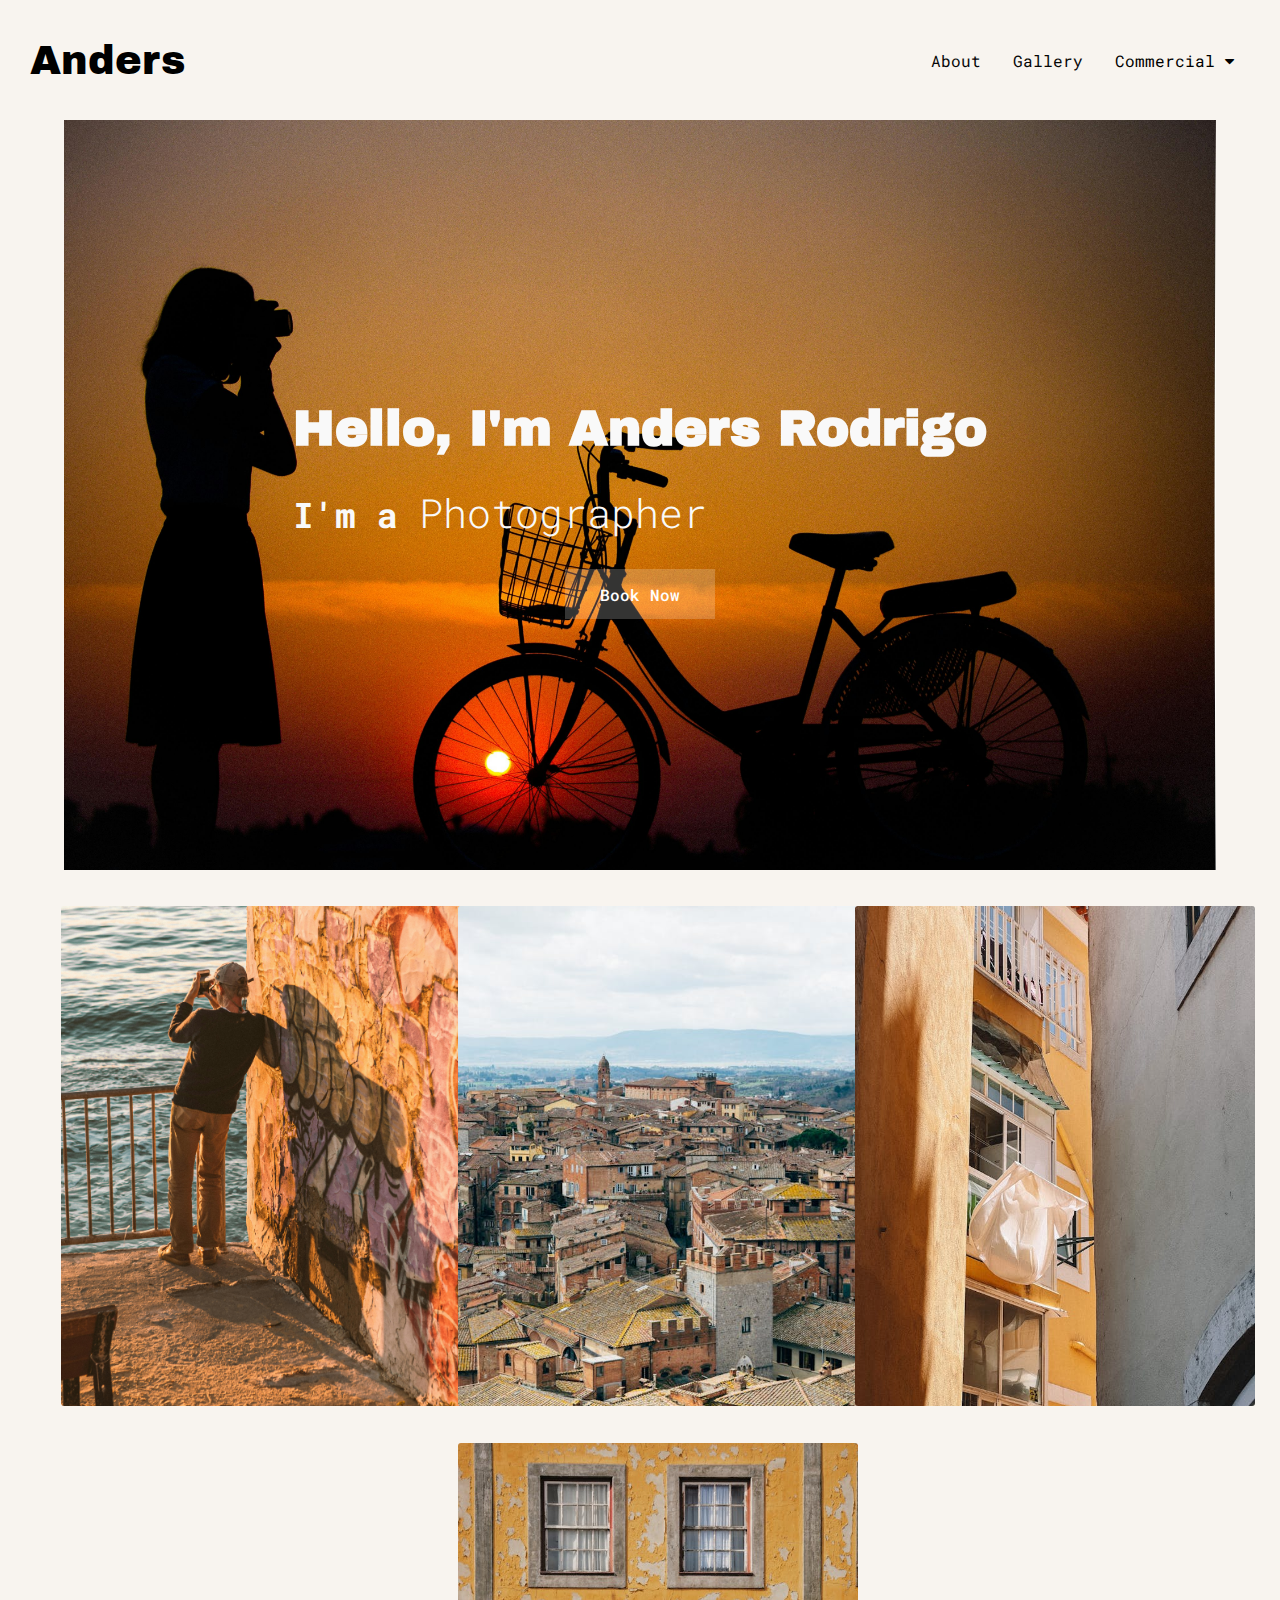
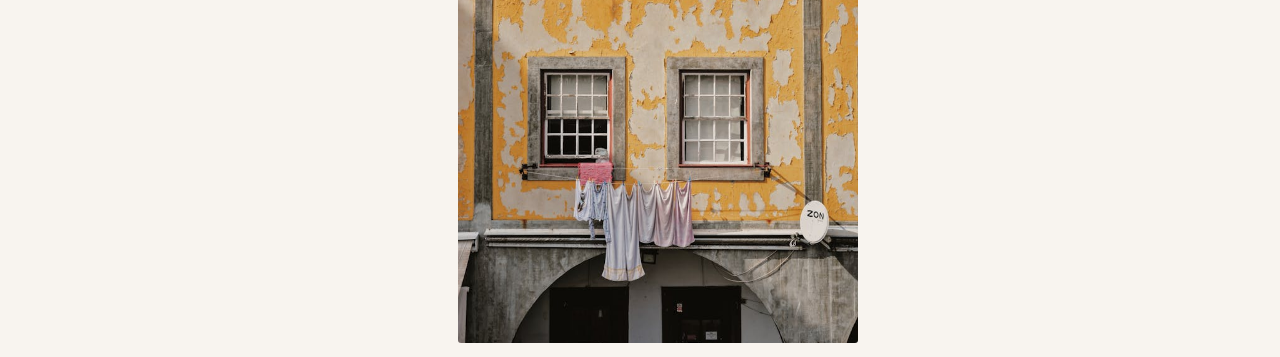
<file: index.html>
<!DOCTYPE html>
<html lang="en">
  <head>
    <title> Anders Rodrigo</title>
    <meta charset="UTF-8"/>
    <meta http-equiv="X-UA-Compatible" content= "IE=edge"/>
    <meta name="viewport" content="width=device-width, initial-scale=1.0"/>
    <link rel="stylesheet" href="https://cdnjs.cloudflare.com/ajax/libs/font-awesome/4.7.0/css/font-awesome.min.css">
    <link rel="stylesheet" href="styles/styles.css">
    <script src="jquery/jquery3.7.1.js"></script>
  </head>




  <body>
    <header class=".header">
      <div class="brand">
      <a href="index.html">Anders </a>
      </div>
      <div class="navbar">
      <a href="about.html">About</a>
        <a href="gallery.html">Gallery</a>           
        <div class="dropdown">
          <button class="dropbtn">
            Commercial <i class="fa fa-caret-down"></i>
          </button>
        <div class="dropdown-content">
          <a href="fashion.html">Fashion</a>
          <a href="lifestyle.html">LifeStyle</a>
          </div>
        </div>        
      </div>

      </header>
      <main class ="container">

        <section class="introduction">
          <div class="message-container">
      
          <h1 id="intro-message"> Hello, I'm Anders Rodrigo</h1>
          <div class="animated-message">
          <h3> I'm a <span id="words">Photographer</span></h3>
          
        </div>
        </div>
        </div>
        <a href="about.html#contact-form">
        <button id="book-button">Book Now</button>
        </a>
      </section>
      <section class="mix-gallery">
        <div class="home-gallery">
          <img src="images/beach-watching.jpg" alt="man taking picture of the beach" ><div class="home-gallery-content">
            <a href="gallery.html">
            <h2>Gallery</h2>
          </a>
          </div>
        </div>
        <div class="home-gallery">
          <img src="images/italy-2.jpg" alt="italy">
            <div class="home-gallery-content">
              <a href="gallery.html">
              <h2>Gallery</h2>
              </a>
          </div>
        </div>  
      
        <div class="home-gallery">
          <img src="images/hanging-bag.jpg" alt="A yellow building with a white bag hanging from it" >
          <div class="home-gallery-content">
            <a href="gallery.html">
            <h2>Gallery</h2>
            </a>
          </div>
        </div>  
        <div class="home-gallery">
          <img src="images/patched-wall.jpg" alt="patched yellow wall" ><div class="home-gallery-content">
            <a href="gallery.html">
              <h2>Gallery</h2>
            </a>
          </div>
        </div>
      </section>
      
      </main>

      <script src="scripts/main.js" type="text/javascript"> </script>
  </body>
</html>
</file>
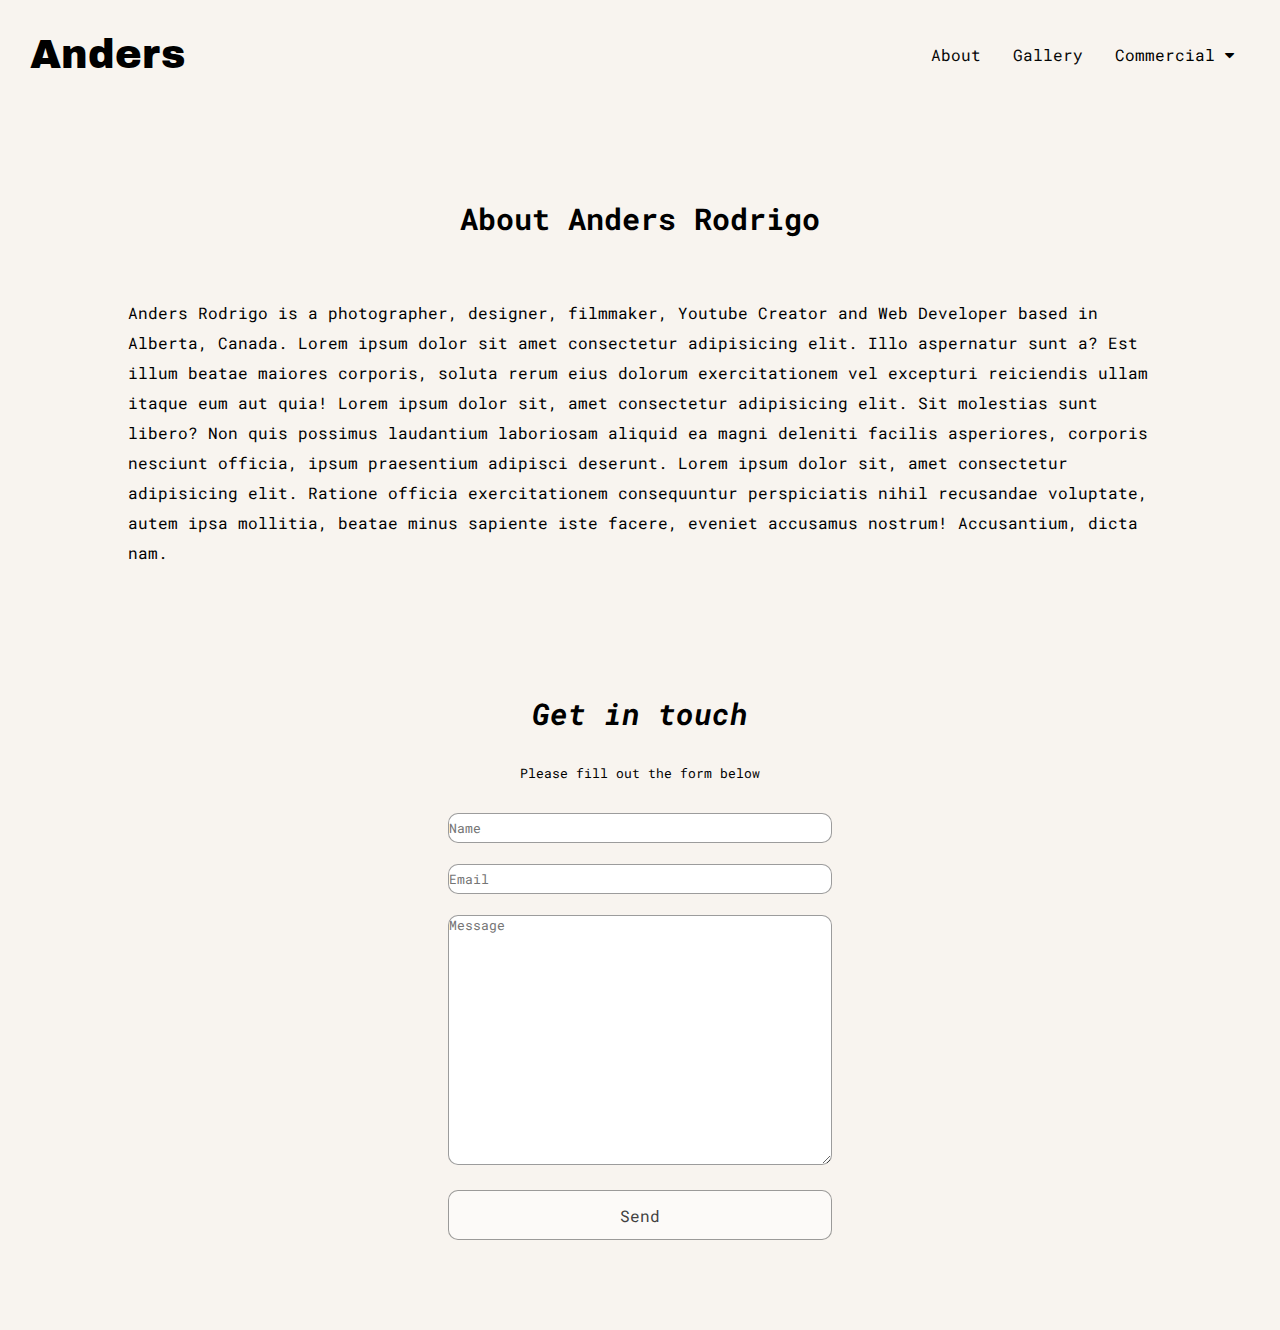
<file: about.html>
<!DOCTYPE html>
<html lang="en">
  <head>
    <title>About Anders Rodrigo</title>
    <meta charset="UTF-8"/>
    <meta http-equiv="X-UA-Compatible" content= "IE=edge"/>
    <meta name="viewport" content="width=device-width, initial-scale=1.0"/>
    <link rel="stylesheet" href="https://cdnjs.cloudflare.com/ajax/libs/font-awesome/4.7.0/css/font-awesome.min.css">
    <link rel="stylesheet" href="./styles/about.css">
    <script src="jquery/jquery3.7.1.js"></script>
  </head>




  <body>
    <header>
      <div class="brand">
      <a href="index.html">Anders </a>
      </div>
      <div class="navbar">
      <a href="about.html">About</a>
        <a href="gallery.html">Gallery</a>           
        <div class="dropdown">
          <button class="dropbtn">
            Commercial <i class="fa fa-caret-down"></i>
          </button>
        <div class="dropdown-content">
          <a href="fashion.html">Fashion</a>
          <a href="lifestyle.html">LifeStyle</a>
          </div>
        </div>        
      </div>
      </header>
      <main class ="container">
      <section class="about">
        <div id="about-content">
          <h2> About Anders Rodrigo</h2>
          <p>  Anders Rodrigo is a photographer, designer, filmmaker, Youtube Creator and Web Developer based in Alberta, Canada. Lorem ipsum dolor sit amet consectetur adipisicing elit. Illo aspernatur sunt a? Est illum beatae maiores corporis, soluta rerum eius dolorum exercitationem vel excepturi reiciendis ullam itaque eum aut quia! Lorem ipsum dolor sit, amet consectetur adipisicing elit. Sit molestias sunt libero? Non quis possimus laudantium laboriosam aliquid ea magni deleniti facilis asperiores, corporis nesciunt officia, ipsum praesentium adipisci deserunt. Lorem ipsum dolor sit, amet consectetur adipisicing elit. Ratione officia exercitationem consequuntur perspiciatis nihil recusandae voluptate, autem ipsa mollitia, beatae minus sapiente iste facere, eveniet accusamus nostrum! Accusantium, dicta nam.</p>
        </div>
        </section><br><br>

     

        <div id="contact-form-container">

          <form id="contact-form">
            <label>Get in touch</label>
            <br><br>
            <p> Please fill out the form below </p><br>
            <input type="name" placeholder="Name"><br><br>
            <input type="email" placeholder="Email"><br><br>
            <textarea id="message" placeholder="Message"></textarea><br><br>
            <button>Send</button>
          </form>
          
        </div> 
    


       </main>
  </body>
</html>
</file>
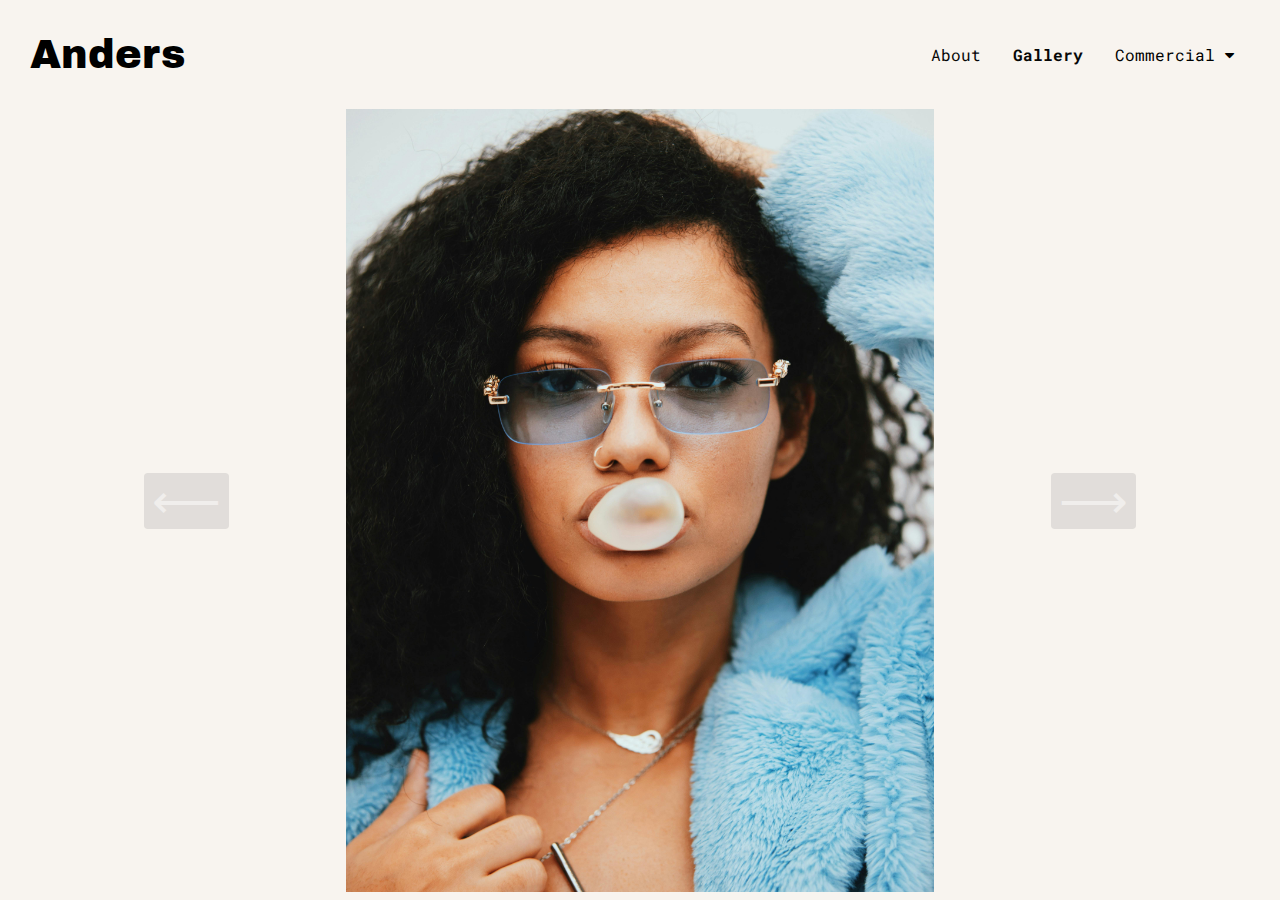
<file: fashion.html>
<!DOCTYPE html>
<html lang="en">
  <head>
    <title> Fashion </title>
    <meta charset="UTF-8"/>
    <meta http-equiv="X-UA-Compatible" content= "IE=edge"/>
    <meta name="viewport" content="width=device-width, initial-scale=1.0"/>
    <link rel="stylesheet" href="https://cdnjs.cloudflare.com/ajax/libs/font-awesome/4.7.0/css/font-awesome.min.css">
    <script src="jquery/jquery3.7.1.js"></script>
    <link rel="stylesheet" href="styles/fashion.css">
  </head>


  <body>
    <header>
      <div class="brand">
      <a href="index.html">Anders </a>
      </div>
      <div class="navbar">
      <a href="about.html">About</a>
        <a href="gallery.html" id="gallery-nav">Gallery</a>           
        <div class="dropdown">
          <button class="dropbtn">
            Commercial <i class="fa fa-caret-down"></i>
          </button>
        <div class="dropdown-content">
          <a href="fashion.html">Fashion</a>
          <a href="lifestyle.html">LifeStyle</a>
          </div>
        </div>        
      </div>
      </header>
      <main class ="container">
        
        <section aria-label="Newest Photos">
          <div class="carousel" data-carousel>
            <button class="carousel-button prev" data-carousel-button="prev">&#10229;</button>
            <button class="carousel-button next" data-carousel-button="next">&#10230;</button>
          <ul data-slides>
            <li class="slide" data-active>
              <img src="images/fashion/gum.jpg" alt="">
            </li>
            <li class="slide">
              <img src="images/fashion/glasses.jpg" alt="">
            </li>
            <li class="slide">
              <img src="images/fashion/beaut.jpg" alt="">
            </li>
            <li class="slide">
              <img src="images/fashion/flower-face.jpg" alt="">
            </li>
            <li class="slide">
              <img src="images/fashion/glitter.jpg" alt="">
            </li>
            <li class="slide">
              <img src="images/fashion/girls.jpg" alt="">
            </li>
            
          </ul>
          </div>
        </section>





      </main>
      <script src="./scripts/main.js"></script>
      </body>
      </html>
</file>
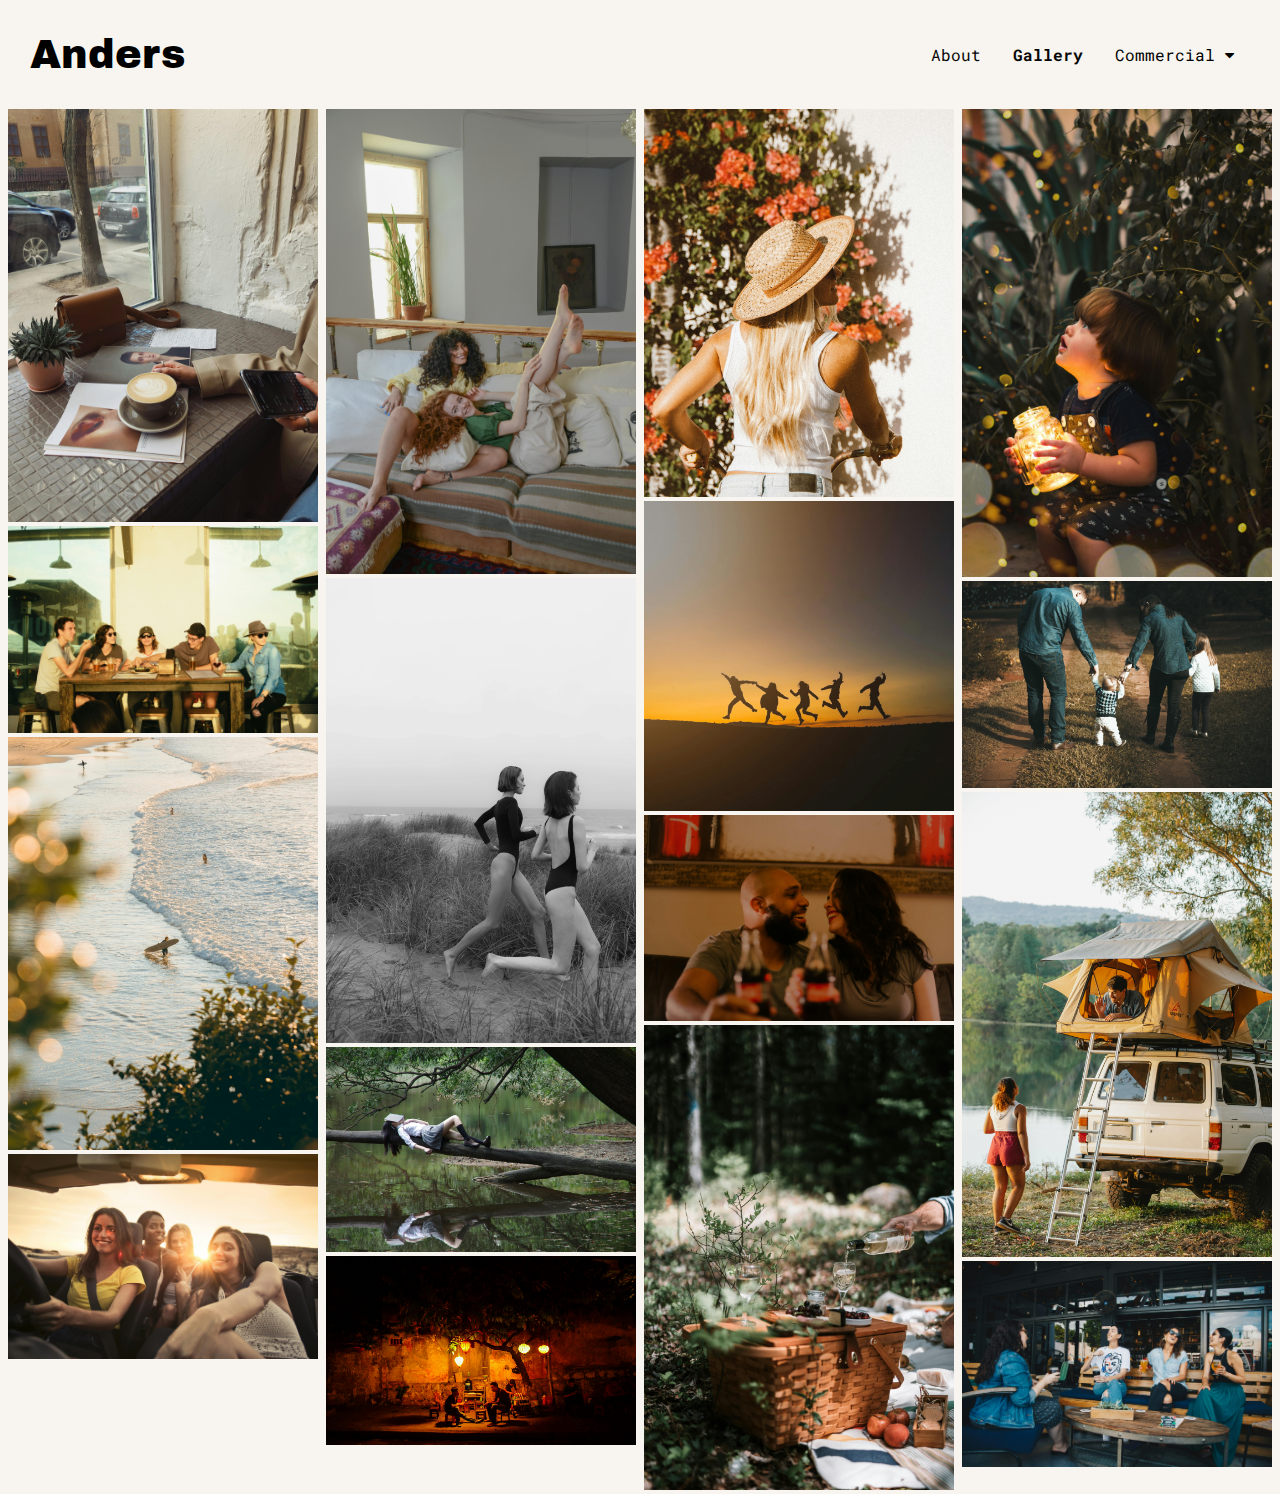
<file: lifestyle.html>
<!DOCTYPE html>
<html lang="en">
  <head>
    <title> Lifestyle </title>
    <meta charset="UTF-8"/>
    <meta http-equiv="X-UA-Compatible" content= "IE=edge"/>
    <meta name="viewport" content="width=device-width, initial-scale=1.0"/>
    <link rel="stylesheet" href="https://cdnjs.cloudflare.com/ajax/libs/font-awesome/4.7.0/css/font-awesome.min.css">
    <link rel="stylesheet" href="styles/lifestyle.css">
  </head>


  <body>
    <header>
      <div class="brand">
      <a href="index.html">Anders </a>
      </div>
      <div class="navbar">
      <a href="about.html">About</a>
        <a href="gallery.html" id="gallery-nav">Gallery</a>           
        <div class="dropdown">
          <button class="dropbtn">
            Commercial <i class="fa fa-caret-down"></i>
          </button>
        <div class="dropdown-content">
          <a href="fashion.html">Fashion</a>
          <a href="lifestyle.html">LifeStyle</a>
          </div>
        </div>        
      </div>
      </header>
      <main class ="container">
        <section id="lifestyle-gallery">
          <div class="column">
            <img src="images/Lifestyle/cafe.jpg" alt="" width="100%">
            <img src="images/Lifestyle/friends.jpg" alt="" width="100%">
            <img src="images/Lifestyle/beach.jpg" alt="" width="100%">
            <img src="images/Lifestyle/car.jpg" alt="" width="100%">
          </div>
          <div class="column">
            <img src="images/Lifestyle/lounge.jpg" alt="" width="100%">
            <img src="images/Lifestyle/run.jpg" alt="" width="100%">
            <img src="images/Lifestyle/laydown.jpg" alt="" width="100%">
            <img src="images/Lifestyle/nighty.jpg" alt="" width="100%">
          </div>
          <div class="column">
            <img src="images/Lifestyle/bike.jpg" alt="" width="100%">
            <img src="images/Lifestyle/fun.jpg" alt="" width="100%">
            <img src="images/Lifestyle/couple.jpg" alt="" width="100%">
            <img src="images/Lifestyle/wine.jpg" alt="" width="100%">
          </div>
          <div class="column">
            <img src="images/Lifestyle/boy.jpg" alt="" width="100%">
            <img src="images/Lifestyle/family.jpg" alt="" width="100%">
            <img src="images/Lifestyle/truck.jpg" alt="" width="100%">
            <img src="images/Lifestyle/out.jpg" alt="" width="100%">
          </div>
        </section>





      </main>
      </body>
      </html>
</file>
<file: styles/styles.css>
@import url('https://fonts.googleapis.com/css2?family=Archivo+Black&family=Roboto+Mono:ital,wght@0,100..700;1,100..700&display=swap');
*{
  box-sizing: border-box;
  padding: 0;
  margin: 0;
}

body {
  background-color: rgba(247, 241, 235, 0.815);
}


header{
  display: flex;
  justify-content: space-between;
  align-items: center;
  height: 120px;
  padding: 0 30px   ;
}

.brand{
  font-family: "Archivo Black", sans-serif;
  font-size: 40px;
}
.brand:hover{
  transform: scale(1.1);
  transition: 0.3s;
}

.brand a{
  text-decoration: none;
  color: black;

}

.brand a:hover {
  color:rgba(180, 98, 22, 0.836);
  
}

header h1{
  font-family:"Roboto Mono", monospace;
  font-size: 30px;
}

.navbar {
  overflow: hidden;
}
.container{
  width: 100%;
  display: flex;
  align-items: center;
  justify-content: center;
  flex-direction: column;
}

.navbar a {
  float: left;
  font-size: 16px;
  color: rgb(7, 7, 7);
  text-align: center;
  padding: 14px 16px;
  text-decoration: none;
  font-family: "Roboto Mono", monospace;
}

#gallery-nav {
  font-weight: 900;
}

.dropdown {
  float: left;
  overflow: hidden;
  font-family: "Roboto Mono", monospace;
}

.dropdown .dropbtn {
  font-size: 16px;  
  border: none;
  outline: none;
  color: rgb(0, 0, 0);
  padding: 14px 16px;
  background-color: inherit;
  font-family: inherit;
  margin: 0;
}

.navbar a:hover, .dropdown:hover .dropbtn {
  color:rgba(180, 98, 22, 0.836);
  font-weight: 900;
}

.dropdown-content {
  display: none;
  position: absolute;
  background-color: #f9f9f9;
  min-width: 160px;
  box-shadow: 0px 8px 16px 0px rgba(0,0,0,0.2);
  z-index: 1;
}

.dropdown-content a {
  float: none;
  color: black;
  padding: 12px 16px;
  text-decoration: none;
  display: block;
  text-align: left;
}

.dropdown-content a:hover {
  background-color: rgba(5, 41, 21, 0.205);;
}

.dropdown:hover .dropdown-content {
  display: block;
}
img, 
.home-gallery-content {
  transition: 0.7s all;
  border-radius: 3px;
}
.home-gallery{
  position: relative;
  margin: 0.5%;
  max-width: 31%;
  float: left;
}
.home-gallery .home-gallery-content{
  position: absolute;
  top: 0;
  left: 0;
  bottom: 0;
  width: 100%;
  background: rgba(0, 0, 0, 0.2);
  color: fff;
  opacity: 0;
}

.home-gallery a{
  text-decoration: none;
  color: white;
}

.home-gallery h2:hover{
  transform: scale(1.1);
  transition: 0.5s;
  color: white;
}
.home-gallery .home-gallery-content h2{
  padding-top: 35%;
  font-family: "Roboto Mono", monospace;
  font-size: 30px;
  font-weight: 400;
  text-align: center;
}

.home-gallery:hover .home-gallery-content{
  opacity: 1;
}
.home-gallery:hover img{
  -webkit-filter: blur(3px);
  filter: blur(3px);
}

.mix-gallery{
  display: flex;
  justify-content: center;
  align-items: center;
  flex-wrap: wrap;
  padding: 20px;
  width: 100%;
  height: 100vh;
}

.mix-gallery img{

    height: 500px;
    width:400px;
    object-fit: cover;

}


.mix-gallery div{
  padding: 10px;
  height: auto ;
}


.introduction{
  display: flex;
  align-items: center;
  justify-content: center;
  width: 90%;
  height: calc(100vh - 150px);
  text-align: left;
  flex-direction: column;
  background-image: url(../images/photograph.jpg);
  background-size:cover;
  background-repeat:  no-repeat;
}

.message-container{
  max-width: 100%;
  display: flex;
  align-items: center;
  justify-content: center;
  flex-direction: column;
  padding: 30px;
  text-align: left;

}
 #intro-message{
  font-family: "Archivo Black", sans-serif;
  font-size: 50px;
  width: 100%;
  margin-bottom: 30px;
  text-align: left;
  color: #f9f9f9;
}

.animated-message {
  font-family: "Roboto Mono", monospace;
  font-size: 30px;
  width: 100%;
  flex-direction: row;
  display: flex;
  color: #f9f9f9;
}
  


span#words{
  font-weight: 300;
  font-size: 40px;
  margin: 0;
}


.introduction button{
  width: 150px;
  height: 50px;
  font-family: "Roboto Mono", monospace;
  font-size: medium;
  font-weight: 500;
  border: none;
  background-color: rgba(255, 254, 252, 0.205);
  color: rgb(255, 255, 255);
  cursor: pointer;
}

.introduction button:hover{
  background-color: rgba(255, 255, 255, 0.753);
  border: 1px solid rgb(0, 0, 0);
  color: black;
  font-weight: 900;
}


/*Responsive*/


@media screen and (max-width: 1150px){
  .home-gallery{
    max-width: 48%;
    margin: 1%;
  }
}

@media  screen and (max-width: 800px){
  header {
    display: flex;
    flex-direction: column;
  }
  .introduction{
    height: 80vh;
    width: 100%;
  }
  .message-container{
    max-width: 80%;
  }
  #intro-message {
    font-size:35px;
  }

  .animated-message, span#words{
    font-size: 20px;
  }



  .introduction button{
    width: 100px;
    font-size: small;
  }

.home-gallery{
  float: none;
  max-width: 80%;
  margin: 1% auto;
}
}

@media  screen and (max-width: 450px) {
    
  header {
    display: flex;
    flex-direction: column;
    height: 70px;
    margin-top: 40px;

  }
  .brand {
    font-size: large;
  }
  .navbar {
    display: flex;
    flex-direction: row;
  }
  .navbar a {
    font-size: 12px;
    color: rgb(7, 7, 7);
    padding: 8px 8px;
  }
  
.dropdown .dropbtn {
  font-size: 12px;  
  padding: 8px 8px;
}
.introduction{
  margin-top: 50px;
  height: 80vh;
  overflow: hidden;
}



.message-container{
  max-width: 90%;
  margin-top: -3em;
}

.home-gallery, img{
  float: none;
  max-width: 100%;
  margin: 1% auto;
}

#intro-message{
  font-size: 20px;
}

.animated-message h3 {
  font-size: small;
 
}
span#words {
  font-size: small;
}

.introduction button{
  width: 75px;
  height: 30px;
  font-size: 10px;
}
}
</file>
<file: styles/about.css>
@import url('https://fonts.googleapis.com/css2?family=Archivo+Black&family=Roboto+Mono:ital,wght@0,100..700;1,100..700&display=swap');
*{
  box-sizing: border-box;
  padding: 0;
  margin: 0;
}

body {
  background-color: rgba(247, 241, 235, 0.815);
}
header{
  display: flex;
  justify-content: space-between;
  align-items: center;
  margin: 30px;
}

.brand{
  font-family: "Archivo Black", sans-serif;
  font-size: 40px;
}
.brand:hover{
  transform: scale(1.1);
  transition: 0.3s;
}

.brand a{
  text-decoration: none;
  color: black;

}

.brand a:hover {
  color:rgba(180, 98, 22, 0.836);
  
}

.navbar {
  overflow: hidden;
}

.navbar a {
  float: left;
  font-size: 16px;
  color: rgb(7, 7, 7);
  text-align: center;
  padding: 14px 16px;
  text-decoration: none;
  font-family: "Roboto Mono", monospace;
}

.dropdown {
  float: left;
  overflow: hidden;
  font-family: "Roboto Mono", monospace;
}

.dropdown .dropbtn {
  font-size: 16px;  
  border: none;
  outline: none;
  color: rgb(0, 0, 0);
  padding: 14px 16px;
  background-color: inherit;
  font-family: inherit;
  margin: 0;
}

.navbar a:hover, .dropdown:hover .dropbtn {
  color:rgba(180, 98, 22, 0.836);
  font-weight: 900;
}

.dropdown-content {
  display: none;
  position: absolute;
  background-color: #f9f9f9;
  min-width: 160px;
  box-shadow: 0px 8px 16px 0px rgba(0,0,0,0.2);
  z-index: 1;
}

.dropdown-content a {
  float: none;
  color: black;
  padding: 12px 16px;
  text-decoration: none;
  display: block;
  text-align: left;
}

.dropdown-content a:hover {
  background-color: rgba(5, 41, 21, 0.205);
}

.dropdown:hover .dropdown-content {
  display: block;
}
.container{
  width: 100%;
  display: flex;
  flex-wrap: wrap;
  align-items: center;
  justify-content: center;
  flex-direction: column;
}

.about{
  display: flex;
  align-items: center;
  text-align: center;
  justify-content: center;
  font-family: "Roboto Mono", monospace;
  width: 80%;
}

.about-content{

}

.about h2{
  margin-top: 3em;
  margin-bottom: 2em;
  font-size: 30px;
  font-weight: 700;
}

.about p{
  text-align: left;
  line-height: 30px;
}


#contact-form-container{
  width: 90%;
  height: auto;
  display: flex;
  justify-content: space-evenly;
  align-items: center;
  padding: 10px;
  font-family: "Roboto Mono", monospace;
  text-align: center; 
  margin-top: 5em;
  margin-bottom: 5em;
  flex-wrap: wrap;
}

#contact-form{
  width: 30vw;
  overflow: hidden;
}
#contact-form label{
  font-size: 30px;
  text-align: center;
  font-weight: 900;
  font-style: italic;
}

#contact-form p{
  font-size: small;
  padding: 10px;
}

#contact-form input{
 width: 100%;
 height: 30px;
 font-family: "Roboto Mono", monospace ;
 border:  1px solid rgba(63, 63, 63, 0.514);
 border-radius: 10px;
}


#contact-form textarea{
  width: 100%;
  height: 250px;
  font-family: "Roboto Mono", monospace ;
  border:  1px solid rgba(63, 63, 63, 0.514);
  border-radius: 10px;
}
#contact-form button{
  width: 100%;
  height: 50px;
  font-size: medium;
  font-family: "Roboto Mono", monospace ;
  border:  1px solid rgba(63, 63, 63, 0.514);
  background-color: rgba(255, 255, 255, 0.568);
  color: rgb(65, 65, 65);
  border-radius: 10px;
}

#contact-form button:hover{
  background-color:  rgba(63, 63, 63, 0.329);
  color: white;
  border: white;
}








@media only screen and (max-width: 850px){
  
  
  header {
    display: flex;
    flex-direction: column;
    margin-bottom: 30px;
  }

  .brand{
    font-size: large;
  }


  .navbar {
    display: flex;
    flex-direction: row;
  }
  .navbar a {
    font-size: 12px;
    text-align: center;
    padding: 8px 8px;

  }
  .dropdown .dropbtn {
    font-size: 12px;  
    padding: 8px 8px;
  }

  .container{
    justify-content: center;
  }
  .about{
    width: 90%;
  }

  .about h2{
    font-size: large;
    font-weight: 700;
    margin-bottom: 2em;
  }

  .about p{
    font-size: small;
    font-weight: 400;
    width: 100%;
    text-align: left;
    line-height: 30px;
    padding-left: 20px;
  }

  #contact-form{
    width: 80%;
  }

  #contact-form label{
    font-size: 20px;
  }

  #contact-form p{
    font-size: 10px;
  }

  #contact-form input{
    width: 100%;
    height: 20px;
  }

  #contact-form button{
    height: 30px;
    font-size: 15px;
  }


}
</file>
<file: styles/fashion.css>
@import url('https://fonts.googleapis.com/css2?family=Archivo+Black&family=Roboto+Mono:ital,wght@0,100..700;1,100..700&display=swap');
*{
  box-sizing: border-box;
  padding: 0;
  margin: 0;
}

body {
  background-color: rgba(247, 241, 235, 0.815);
}


header{
  display: flex;
  justify-content: space-between;
  align-items: center;
  padding: 30px;
}

.brand{
  font-family: "Archivo Black", sans-serif;
  font-size: 40px;
}
.brand:hover{
  transform: scale(1.1);
  transition: 0.3s;
}

.brand a{
  text-decoration: none;
  color: black;

}

.brand a:hover {
  color:rgba(180, 98, 22, 0.836);
  
}

header h1{
  font-family:"Roboto Mono", monospace;
  font-size: 30px;
}

.navbar {
  overflow: hidden;
}
.container{
  width: 100%;
  display: flex;
  align-items: center;
  justify-content: center;
  flex-direction: column;
}

.navbar a {
  float: left;
  font-size: 16px;
  color: rgb(7, 7, 7);
  text-align: center;
  padding: 14px 16px;
  text-decoration: none;
  font-family: "Roboto Mono", monospace;
}

#gallery-nav {
  font-weight: 900;
}

.dropdown {
  float: left;
  overflow: hidden;
  font-family: "Roboto Mono", monospace;
}

.dropdown .dropbtn {
  font-size: 16px;  
  border: none;
  outline: none;
  color: rgb(0, 0, 0);
  padding: 14px 16px;
  background-color: inherit;
  font-family: inherit;
  margin: 0;
}

.navbar a:hover, .dropdown:hover .dropbtn {
  color:rgba(180, 98, 22, 0.836);
  font-weight: 900;
}

.dropdown-content {
  display: none;
  position: absolute;
  background-color: #f9f9f9;
  min-width: 160px;
  box-shadow: 0px 8px 16px 0px rgba(0,0,0,0.2);
  z-index: 1;
}

.dropdown-content a {
  float: none;
  color: black;
  padding: 12px 16px;
  text-decoration: none;
  display: block;
  text-align: left;
}

.dropdown-content a:hover {
  background-color: rgba(5, 41, 21, 0.205);
}

.dropdown:hover .dropdown-content {
  display: block;
}

.carousel {
  width: 80vw;
  height: calc(100vh - 117px);
  position: relative;
  margin: auto;

}

.carousel > ul{
  margin: 0;
  padding: 0;
  list-style: none;
}

.slide {
  position: absolute;
  inset: 0;
  opacity: 0;
  transition: 200ms opacity ease-in-out;
  transition-delay: 200ms;
}

.slide > img{
  display: block;
  width: 100%;
  height: 100%;
  object-fit: contain;
  object-position: center;
}

.slide[data-active]{
  opacity: 1;
  transition-delay: 0;
}

.carousel-button{
  position: absolute;
  z-index: 2;
  background: none;
  border: none;
  font-size: 3rem;
  top: 50%;
  transform: translateY(-50%);
  color: rgb(255, 255, 255, .5);
  cursor: pointer;
  border-radius: .25rem;
  padding: 0 .5rem;
  background-color: rgba(187, 184, 184, 0.377);
}

.carousel-button:hover,
.carousel-button:focus {
  color:  rgba(63, 63, 63, 0.514);
  bottom: rgba(0,0,0,0.2);
}

.carousel-button:focus {
  outline: 1px solid black;
}

.carousel-button.prev{
  left: 1rem;
}

.carousel-button.next {
  right: 1rem;
}


@media  screen and (max-width: 768px){
  header {
    display: flex;
    flex-direction: column;
  }
  .brand {
    font-size: large;
  }
  .navbar {
    display: flex;
    flex-direction: row;
  }
  .navbar a {
    font-size: 12px;
    color: rgb(7, 7, 7);
    padding: 8px 8px;
  }
  
.dropdown .dropbtn {
  font-size: 12px;  
  padding: 8px 8px;
}

.carousel{
  max-width: 100%;
  margin: auto;
}

.slide img{
  width: 100%;

}

.carousel-button{
  font-size: 1rem;
}
}

@media  screen and (max-width: 550px){

  .carousel{
    margin-top: -3em;
  }

  .slide{
    margin-top: 30px;
  }

.slide img{
  object-fit:contain;
}
}
</file>
<file: styles/lifestyle.css>
@import url('https://fonts.googleapis.com/css2?family=Archivo+Black&family=Roboto+Mono:ital,wght@0,100..700;1,100..700&display=swap');
*{
  box-sizing: border-box;
  padding: 0;
  margin: 0;
}

body {
  background-color: rgba(247, 241, 235, 0.815);
}


header{
  display: flex;
  justify-content: space-between;
  align-items: center;
  padding: 30px;
}

.brand{
  font-family: "Archivo Black", sans-serif;
  font-size: 40px;
}
.brand:hover{
  transform: scale(1.1);
  transition: 0.3s;
}

.brand a{
  text-decoration: none;
  color: black;

}

.brand a:hover {
  color:rgba(180, 98, 22, 0.836);
  
}

header h1{
  font-family:"Roboto Mono", monospace;
  font-size: 30px;
}

.navbar {
  overflow: hidden;
}
.container{
  width: 100%;
  display: flex;
  align-items: center;
  justify-content: center;
  flex-direction: column;
}

.navbar a {
  float: left;
  font-size: 16px;
  color: rgb(7, 7, 7);
  text-align: center;
  padding: 14px 16px;
  text-decoration: none;
  font-family: "Roboto Mono", monospace;
}

#gallery-nav {
  font-weight: 900;
}

.dropdown {
  float: left;
  overflow: hidden;
  font-family: "Roboto Mono", monospace;
}

.dropdown .dropbtn {
  font-size: 16px;  
  border: none;
  outline: none;
  color: rgb(0, 0, 0);
  padding: 14px 16px;
  background-color: inherit;
  font-family: inherit;
  margin: 0;
}

.navbar a:hover, .dropdown:hover .dropbtn {
  color:rgba(180, 98, 22, 0.836);
  font-weight: 900;
}

.dropdown-content {
  display: none;
  position: absolute;
  background-color: #f9f9f9;
  min-width: 160px;
  box-shadow: 0px 8px 16px 0px rgba(0,0,0,0.2);
  z-index: 1;
}

.dropdown-content a {
  float: none;
  color: black;
  padding: 12px 16px;
  text-decoration: none;
  display: block;
  text-align: left;
}

.dropdown-content a:hover {
  background-color: rgba(5, 41, 21, 0.205);;
}

.dropdown:hover .dropdown-content {
  display: block;
}

#lifestyle-gallery{
  display: -ms-flexbox; /* IE10 */
  display: flex;
  -ms-flex-wrap: wrap; /* IE10 */
  flex-wrap: wrap;
  padding: 0 4px;
}

.column{
  -ms-flex: 25%; /* IE10 */
  flex: 25%;
  max-width: 25%;
  padding: 0 4px;

}

#column img{
  margin-top: 8px;
  vertical-align: middle;
  width: 100%;
}


@media screen and (max-width: 800px) {

    header{
      display: flex;
      flex-direction: column;
      margin-bottom: 20px;
    }
  .column {
    -ms-flex: 50%;
    flex: 50%;
    max-width: 50%;
  }
  .brand{
    font-size: large;
  }


  .navbar {
    display: flex;
    flex-direction: row;
  }
  .navbar a {
    font-size: 12px;
    text-align: center;
    padding: 8px 8px;

  }
  .dropdown .dropbtn {
    font-size: 12px;  
    padding: 8px 8px;
  }
}


@media screen and (max-width: 600px) {
  .column {
    -ms-flex: 100%;
    flex: 100%;
    max-width: 100%;
  }
}
</file>
